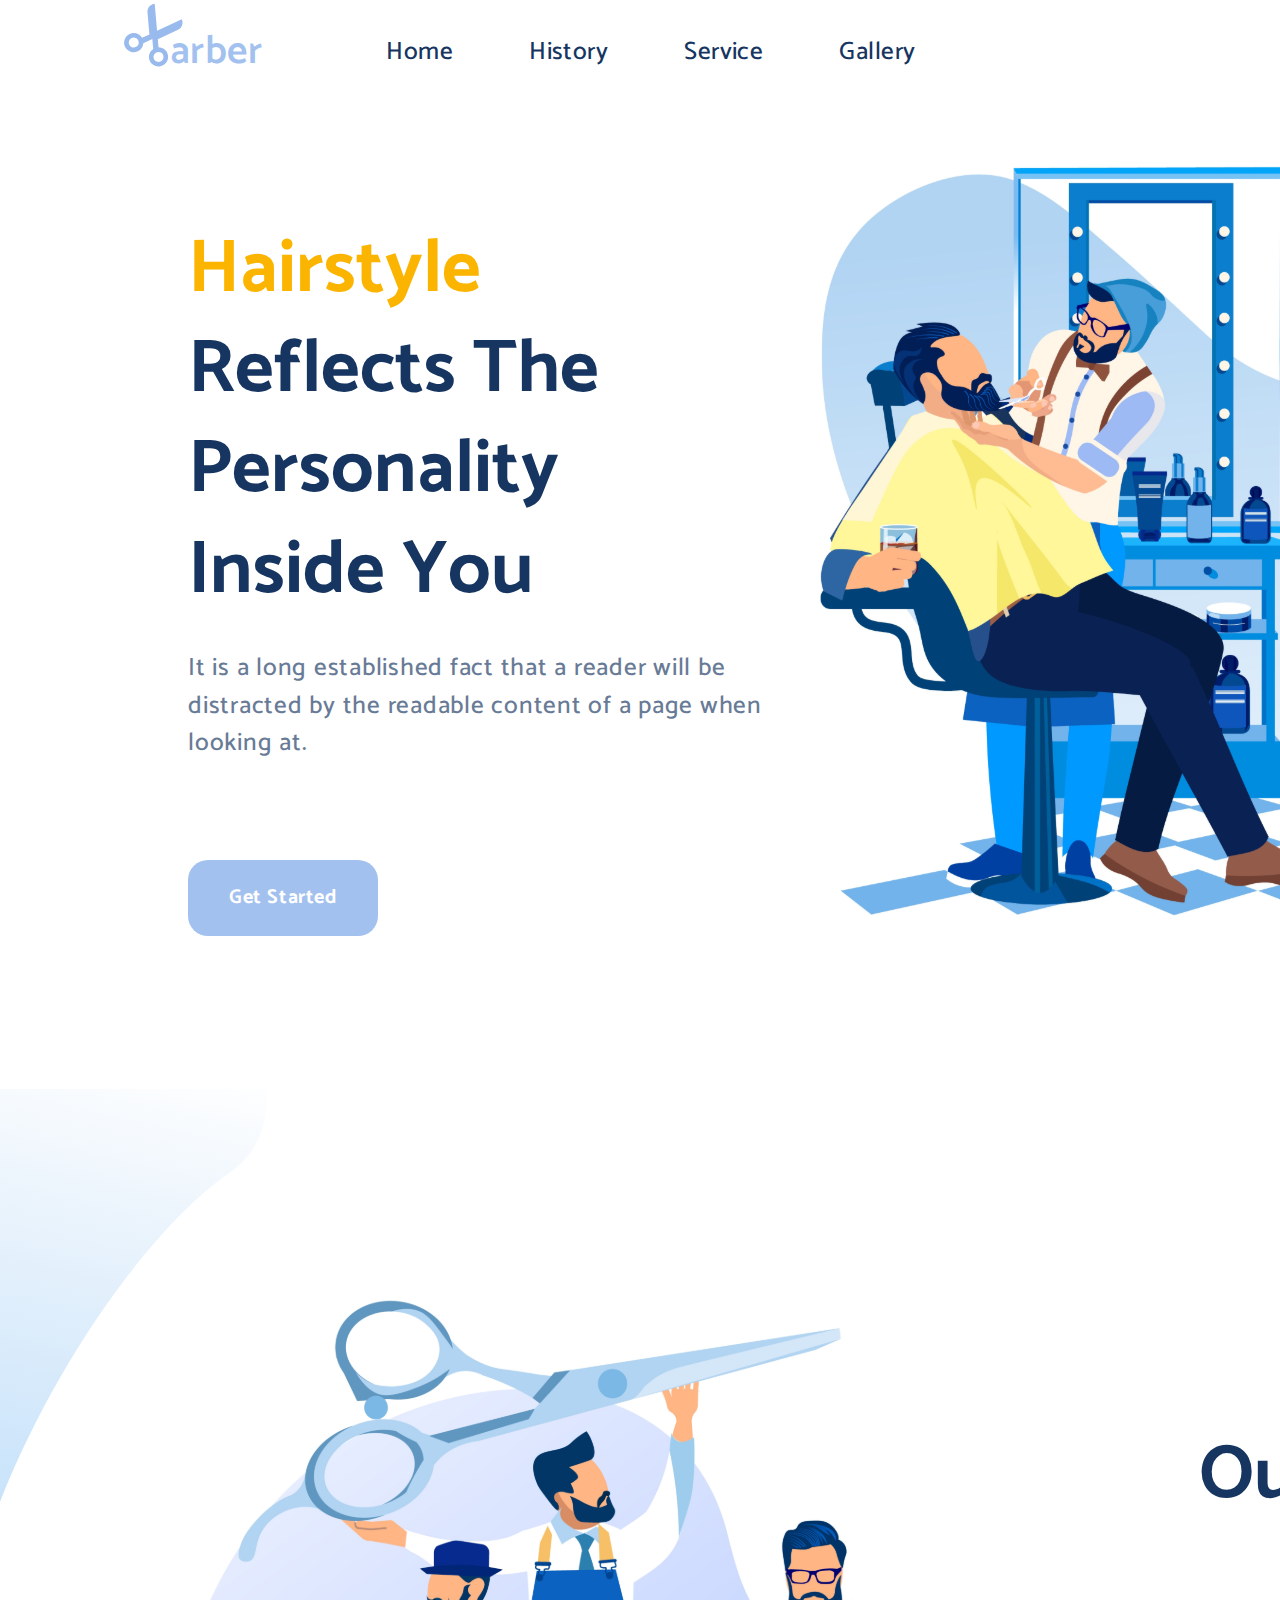
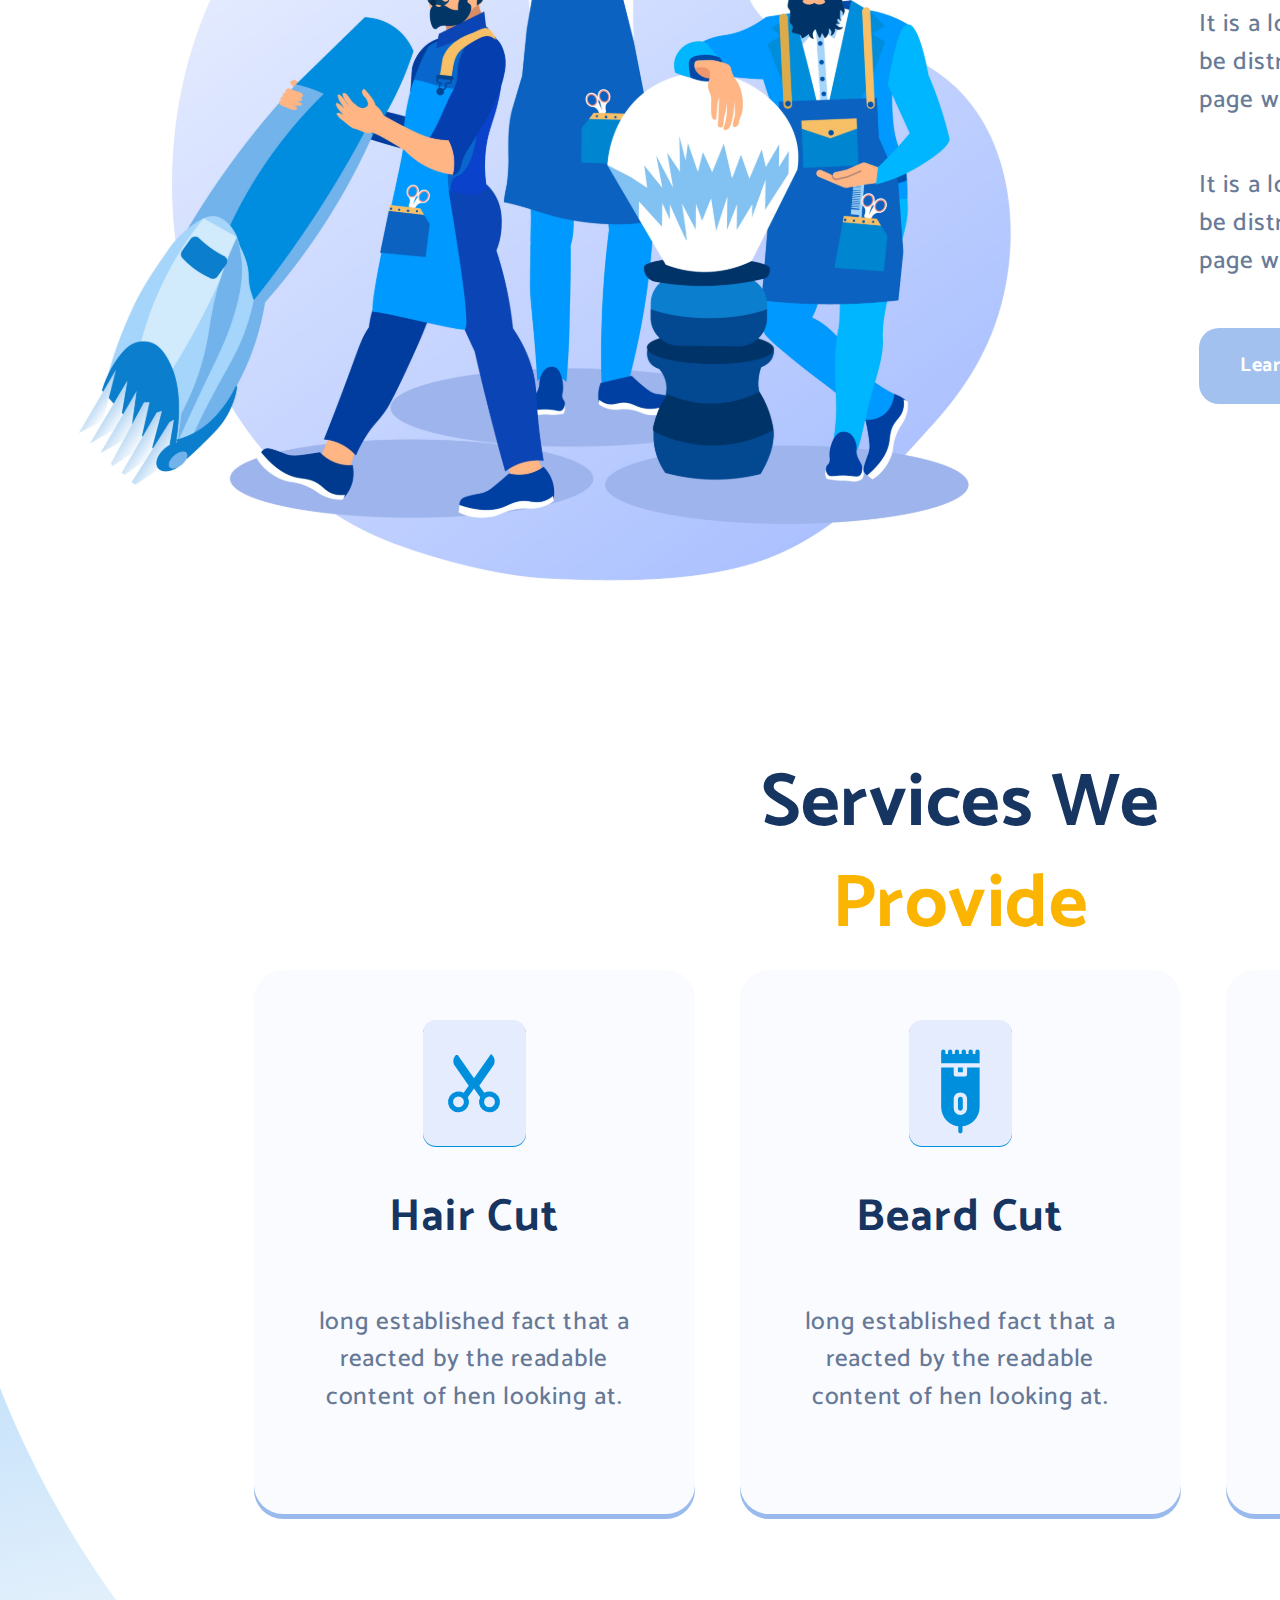
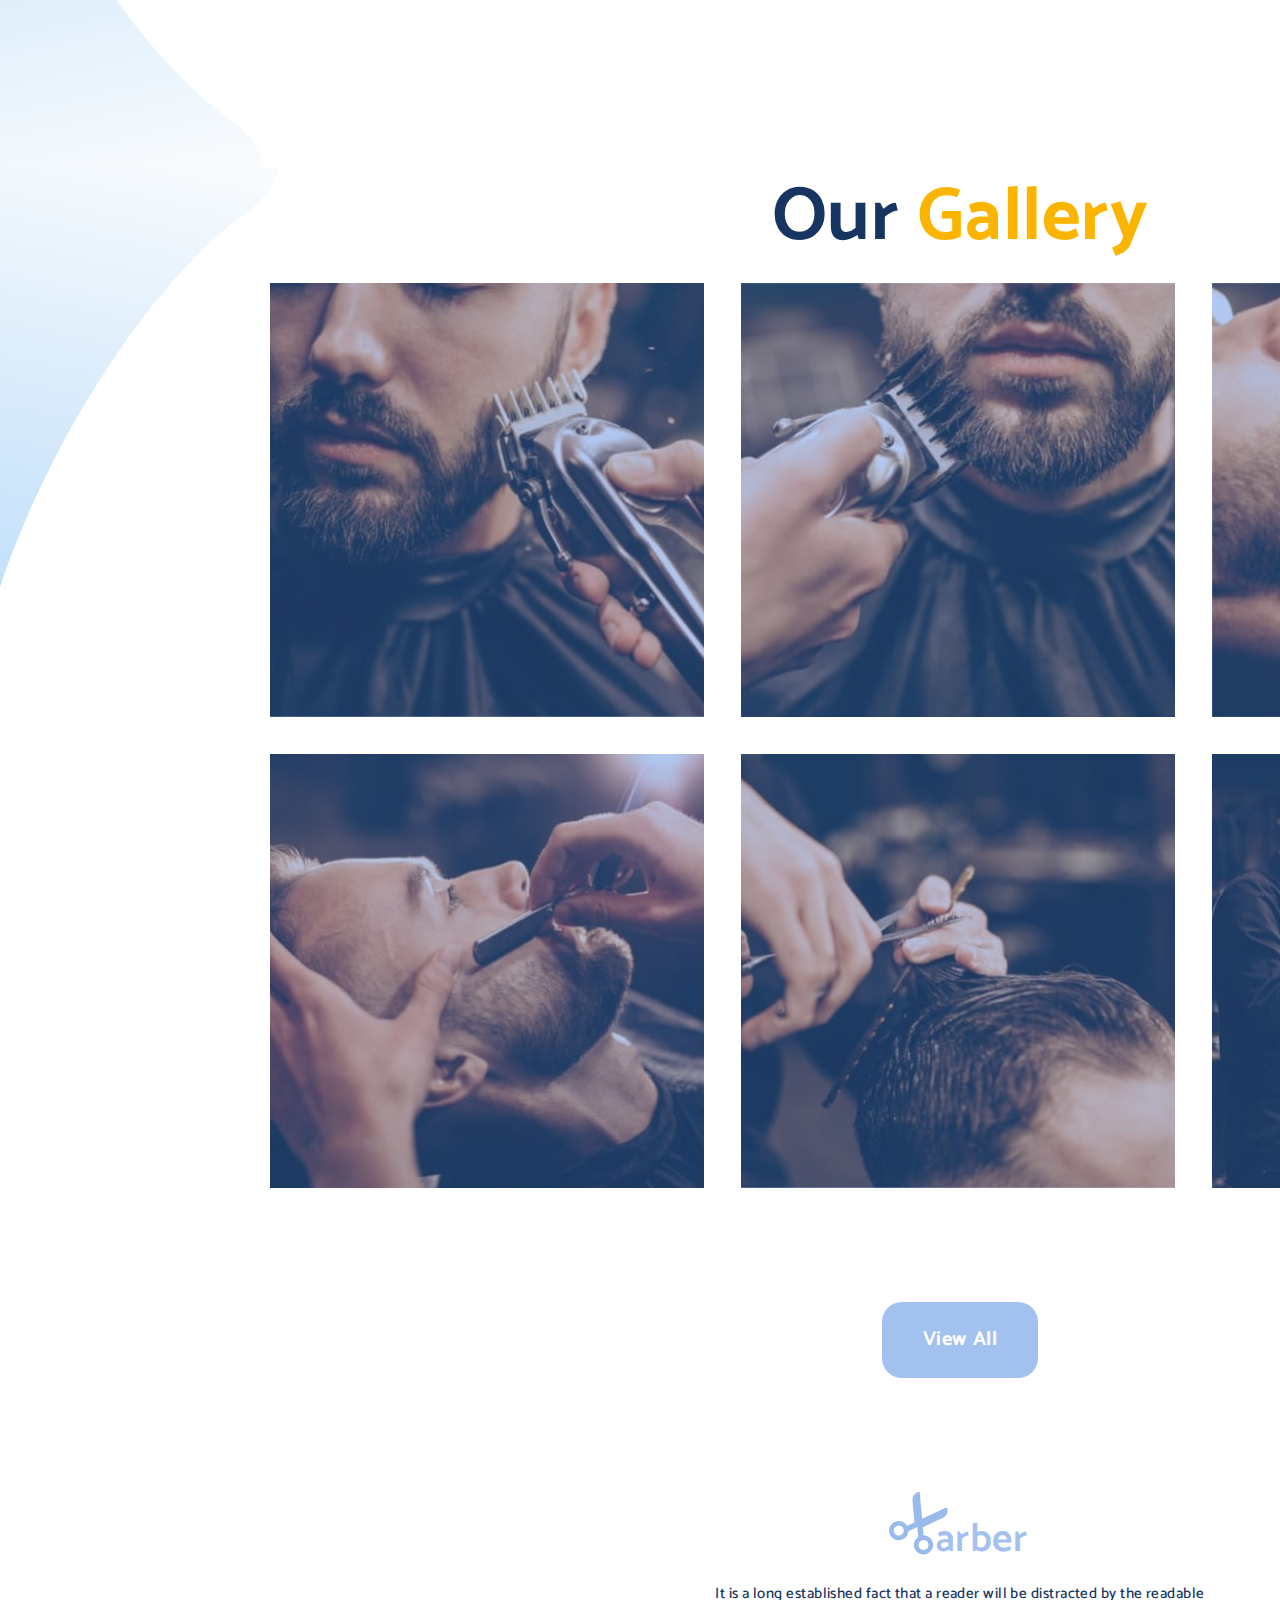
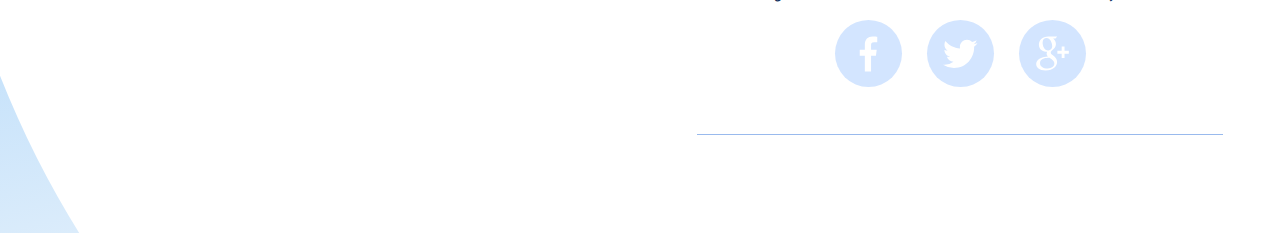
<file: index.html>
<!DOCTYPE html>
<html lang="en">
  <head>
    <meta charset="UTF-8" />
    <meta http-equiv="X-UA-Compatible" content="IE=edge" />
    <meta name="viewport" content="width=he, initial-scale=1.0" />
    <title>BarberShop</title>
    <link rel="preconnect" href="https://fonts.gstatic.com" />
    <link
      href="https://fonts.googleapis.com/css2?family=Catamaran:wght@400;500;700&display=swap"
      rel="stylesheet"
    />
    <link
      rel="stylesheet"
      href="https://cdnjs.cloudflare.com/ajax/libs/modern-normalize/1.0.0/modern-normalize.min.css"
    />
    <link rel="stylesheet" href="./css/styles.css" />
  </head>
  <body>
    <header class="header">
      <div class="container">
          <p class="logo-text">
            arber
          </p>
        <nav>
          <ul class="menu list">
            <li class="item"><a class="link" href="#home">Home</a></li>
            <li class="item"><a class="link" href="#history">History</a></li>
            <li class="item"><a class="link" href="#service">Service</a></li>
            <li class="item"><a class="link" href="#gallery">Gallery</a></li>
          </ul>
        </nav>
        <ul class="user-menu list">
          <li class="item">
            <button type="button" class="user-button">
              <img src="./image/Profile.svg" alt="Profile" />
            </button>
          </li>
          <li class="item">
            <button type="button" class="user-button">
              <img src="./image/Notification.svg" alt="Notification" />
            </button>
          </li>
          <li class="item">
            <button type="button" class="appointment">Appointment</button>
          </li>
        </ul>
      </div>
    </header>

    <main>
      <section class="home" id="home">
        <div class="container">
            <h2 class="title">
              <span class="text-accent">Hairstyle </span>Reflects The
              Personality Inside You
            </h2>
            <p class="text">
              It is a long established fact that a reader will be distracted by
              the readable content of a page when looking at.
            </p>
            <button type="button" class="buttons">Get Started</button>
        </div>
      </section>
      <section class="history" id="history">
        <div class="container">
            <h2 class="title">Our <span class="text-accent">History</span></h2>
            <p class="text">
              It is a long established fact that a reader will be distracted by
              the readable content of a page when looking at.
            </p>
            <p class="text">
              It is a long established fact that a reader will be distracted by
              the readable content of a page when looking at.
            </p>
            <button type="button" class="buttons">Learn more</button>
        </div>
      </section>
      <section class="service" id=service>
        <div class="container">
          <h2 class="title">
            Services We <br><span class="text-accent">Provide</span>
          </h2>
          <ul class="service-list list">
            <li class="item">
              <div class="card">
                <svg class="card-icon" width="60" height="70">
                  <use href="./image/icons.svg#icon-razor"></use>
                </svg>
              </div>
              <div>
                <h3 class="title-card">Hair Cut</h3>
                <p class="text">
                  long established fact that a reacted by the readable content
                  of hen looking at.
                </p>
              </div>
            </li>
            <li class="item">
              <div class="card">
                <svg class="card-icon" width="120" height="120">
                  <use href="./image/icons.svg#icon-electric-razor"></use>
                </svg>
              </div>
              <div>
                <h3 class="title-card">Beard Cut</h3>
                <p class="text">
                  long established fact that a reacted by the readable content
                  of hen looking at.
                </p>
              </div>
            </li>
            <li class="item">
              <div class="card">
                <svg class="card-icon" width="66" height="66">
                  <use href="./image/icons.svg#icon-cleanser"></use>
                </svg>
              </div>
              <div>
                <h3 class="title-card">Facial Pack</h3>
                <p class="text">
                  long established fact that a reacted by the readable content
                  of hen looking at.
                </p>
              </div>
            </li>
          </ul>
        </div>
      </section>
      <section class="gallery" id="gallery">
        <div class="container">
          <h2 class="title">Our <span class="text-accent">Gallery</span></h2>
          <ul class="photo-list list">
            <li class="photo-item">
              <div class="photo-bg"></div>
              <img
                src="./image/handsome-man-barbershop-shaving-beard_1303-26257.jpg"
                alt=""
                width="434"
                height="434"
              />
            </li>
            <li class="photo-item">
              <div class="photo-bg"></div>
              <img
                src="./image/handsome-man-barbershop-shaving-beard_1303-26258.jpg"
                alt=""
                width="434"
                height="434"
              />
            </li>
            <li class="photo-item">
              <div class="photo-bg"></div>
              <img
                src="./image/handsome-man-barbershop-shaving-beard_1303-26259.jpg"
                alt=""
                width="434"
                height="434"
              />
            </li>
            <li class="photo-item">
              <div class="photo-bg"></div>
              <img
                src="./image/handsome-man-shaving-beard-barbershop_1303-26261.jpg"
                alt=""
                width="434"
                height="434"
              />
            </li>
            <li class="photo-item">
              <div class="photo-bg"></div>
              <img
                src="./image/young-man-barbershop-trimming-hair_1303-26253.jpg"
                alt=""
                width="434"
                height="434"
              />
            </li>
            <li class="photo-item">
              <div class="photo-bg"></div>
              <img
                src="./image/young-man-barbershop-trimming-hair_1303-26256.jpg"
                alt=""
                width="434"
                height="434"
              />
            </li class="photo-item">
          </ul>
          <button type="button" class="buttons">View All</button>
        </div>
      </section>
    </main>
    <footer class="footer">
      <div class="container">
        <div class="footer-border">
            <p class="logo-text">
              arber
            </p>
          <p class=".text">
            It is a long established fact that a reader will be distracted by
            the readable
          </p>
          <ul class="social list">
            <li class="item">
              <div class="social-icon">
                <svg class="icons" width="35" height="50">
                  <use href="./image/icons.svg#icon-facebook"></use>
                </svg>
              </div>
            </li>
            <li class="item">
              <div class="social-icon">
                <svg class="icons" width="35" height="50">
                  <use href="./image/icons.svg#icon-tweeter"></use>
                </svg>
              </div>
            </li>
            <li class="item">
              <div class="social-icon">
                <svg class="icons" width="35" height="50">
                  <use href="./image/icons.svg#icon-google"></use>
                </svg>
              </div>
            </li>
          </ul>
        </div>
      </div>
    </footer>
  </body>
</html>
</file>
<file: css/styles.css>
:root {
  --acent-color: #a3c1ef;
  --text-color: #153461;
  --text-color: rgba(22, 53, 97, 1);
  --acent-text-color: #fbb400;
  --bg-color: #ffffff;
  --bg_card: #fafbff;
  --shadow-card: #99baed;
  --bg-social-icon: #d3e5ff;
  --bg-card: #e5ecfe;
  --card-shadow: #008fdd;
  --bg-img: rgba(82, 150, 255, 0.35);
}

body {
  font-family: 'Catamaran', sans-serif;
  font-size: 15px;
  font-weight: 500;
  line-height: 1.5;
  letter-spacing: 0.03em;
  color: var(--text-color);
}

.container {
  width: 1920px;
  margin: 0 auto;
}

.list {
  list-style: none;
  padding: 0;
}

.link {
  text-decoration: none;
  color: inherit;
}

button {
  cursor: pointer;
}

img {
  display: block;
}

.text-accent {
  color: var(--acent-text-color);
}

.text {
  font-size: 25px;
  line-height: 1.506;
  letter-spacing: 0.03em;
  opacity: 0.65;
}

.title {
  font-weight: 700;
  font-size: 75px;
  line-height: 1.34;
  margin: 0;
}

.buttons {
  padding-top: 23px;
  padding-bottom: 23px;
  padding-left: 41px;
  padding-right: 41px;
  background-color: var(--acent-color);
  border-radius: 20px;
  color: var(--bg-color);
  border: none;

  font-weight: 700;
  font-size: 20px;
  line-height: 1.506;
  letter-spacing: 0.03em;
}

.buttons:hover,
.buttons:focus {
  box-shadow: 0 10px 50px var(--acent-color);
  transition: all 0.5s ease-out;
}

/* ----------------------  Header  ----------------------  */

.header .container {
  display: flex;
  padding-left: 170px;
  padding-right: 213px;
  padding-bottom: 32px;
  align-items: center;
}

.header .list {
  display: flex;
}

.logo-text {
  margin-right: 110px;
  margin-bottom: 0;
  margin-top: 0;
  position: relative;

  font-weight: 600;
  font-size: 40px;
  line-height: 1.336;
  color: var(--acent-color);
}

.logo-text::before {
  position: absolute;
  content: '';
  width: 74px;
  height: 66px;
  bottom: 12px;
  left: -52px;
  background-image: url(../image/scissors.svg);
  background-size: cover;
  background-position: center;
  background-repeat: no-repeat;
}

.menu a {
  padding-left: 14px;
  padding-right: 14px;
  padding-top: 67px;
  padding-bottom: 8px;

  font-size: 25px;
  line-height: 1.336;
  border-radius: 5px;
  transition: all 0.5s ease-out;
}

.menu a:hover,
.menu a:focus {
  background-color: var(--acent-color);
  color: var(--bg-color);
}

.menu .item:not(:last-child) {
  display: block; /* not */
  margin-right: 48px;
}

.user-menu {
  display: flex;
  margin-left: auto;
  align-items: center;
}

.user-menu .item:not(:last-child) {
  margin-right: 72px;
}

.appointment {
  padding: 23px 32px;
  background-color: var(--acent-color);
  color: var(--bg-color);
  border-radius: 20px;
  border: none;

  font-weight: 700;
  font-size: 20px;
  line-height: 1.506;
  letter-spacing: 0.03em;

  transition: all 0.5s ease-out;
}

.appointment:hover,
.appointment:focus {
  box-shadow: 0 10px 50px var(--acent-color);
}

.user-button {
  border: none;
  background-color: transparent;
}
/* ----------------------  Home  ----------------------  */

.home .container {
  padding-top: 82px;
  padding-left: 188px;
  padding-bottom: 153px;
  padding-right: 1156px;
  background-image: url(../image/bg-home.svg);
  background-repeat: no-repeat;
  background-position-x: 100%;
}

.home .title {
  margin-bottom: 29px;
  font-weight: 700;
  font-size: 75px;
  line-height: 1.336;
  letter-spacing: 0;
}

.home .text {
  margin-top: 0;
  margin-bottom: 97px;
}

/* ----------------------  History  ----------------------  */

.history .container {
  padding-right: 195px;
  padding-left: 1199px;
  padding-top: 337px;
  padding-bottom: 240px;
  background-image: url(../image/top-left.svg), url(../image/top-right.svg),
    url(../image/bg-history.svg);
  background-repeat: no-repeat;
  background-position: -1% -20%, 100% -20%, 70px 100%;
}

.history .title {
  margin-bottom: 80px;
}
.history .text:not(:last-child) {
  margin-bottom: 48px;
}
.history .text:last-child {
  margin-bottom: 108px;
}

/* ----------------------  Service  ----------------------  */
.service .container {
  text-align: center;
  padding-top: 110px;
  padding-bottom: 239px;
  background-image: url(../image/bottom-right.svg),
    url(../image/bottom-left.svg);
  background-repeat: no-repeat;
  background-position: 110% 131%, -10% 131%;
}

.service-list {
  display: flex;
  justify-content: center;
}

.service-list .item {
  width: 441px;

  padding-left: 41px;
  padding-right: 41px;
  padding-bottom: 72px;
  padding-top: 50px;

  background: var(--bg_card);
  box-shadow: 0px 5px 0px var(--shadow-card);
  border-radius: 29px;

  transition: all 0.5s ease-out;
}

.service-list .item:not(:last-child) {
  margin-right: 45px;
}

.service-list .item:hover,
.service-list .item:focus {
  background-color: var(--shadow-card);
  box-shadow: 30px 30px 100px var(--acent-color);
  color: var(--bg-color);
}

.service-list .card {
  display: flex;
  justify-content: center;
  align-items: center;
  width: 103px;
  height: 126px;
  margin-left: auto;
  margin-right: auto;

  background-color: var(--bg-card);
  box-shadow: 0px 1px 0px var(--card-shadow);
  border-radius: 13px;
}

.title-card {
  font-weight: 700;
  font-size: 45px;
  line-height: 1.166;
  letter-spacing: 0.03em;
  margin-bottom: 60px;
}

/* ----------------------  Gallery  ----------------------  */
.gallery .container {
  padding-top: 0;
  padding-bottom: 136px;
  padding-left: 270px;
  padding-right: 270px;
  text-align: center;

  background-image: url(../image/top-left.svg), url(../image/top-right.svg);
  background-repeat: no-repeat;
  background-position: 0 -20%, 100% -20%;
}

.photo-list {
  display: flex;
  flex-wrap: wrap;
  margin-bottom: 77px;
  margin-right: -37px;
}

.photo-item {
  position: relative;
  margin-bottom: 37px;
  margin-right: 37px;
}

.photo-bg {
  position: absolute;
  left: 0;
  top: 0;
  width: 434px;
  height: 434px;
  opacity: 1;
  transition: all 0.5s ease-out;

  background-color: var(--bg-img);
}

.photo-bg:hover,
.photo-bg :focus {
  opacity: 0;
}

/* ----------------------  Footer  ----------------------  */
.footer .container {
  text-align: center;
  padding-bottom: 98px;
  overflow: visible;
  background-image: url(../image/bottom-left.svg),
    url(../image/bottom-right.svg);
  background-repeat: no-repeat;
  background-position: -10% 18%, 110% 18%;
}

.footer-border {
  width: 526px;
  margin-left: auto;
  margin-right: auto;
  border-bottom: 1px solid var(--shadow-card);
  text-align: center;
}

.footer .logo-text {
  width: 50px;
  margin: 0 auto;
}

.social {
  display: flex;
  margin: 0 auto;
  justify-content: center;
  margin-bottom: 47px;
}

.social .item:not(:last-child) {
  margin-right: 25px;
}

.social-icon {
  display: flex;
  justify-content: center;
  align-items: center;
  width: 67px;
  height: 67px;
  background-color: var(--bg-social-icon);
  border-radius: 50%;
  transition: all 0.5s ease-out;
}

.social-icon:hover,
.social-icon:focus {
  background-color: var(--shadow-card);
}
</file>
